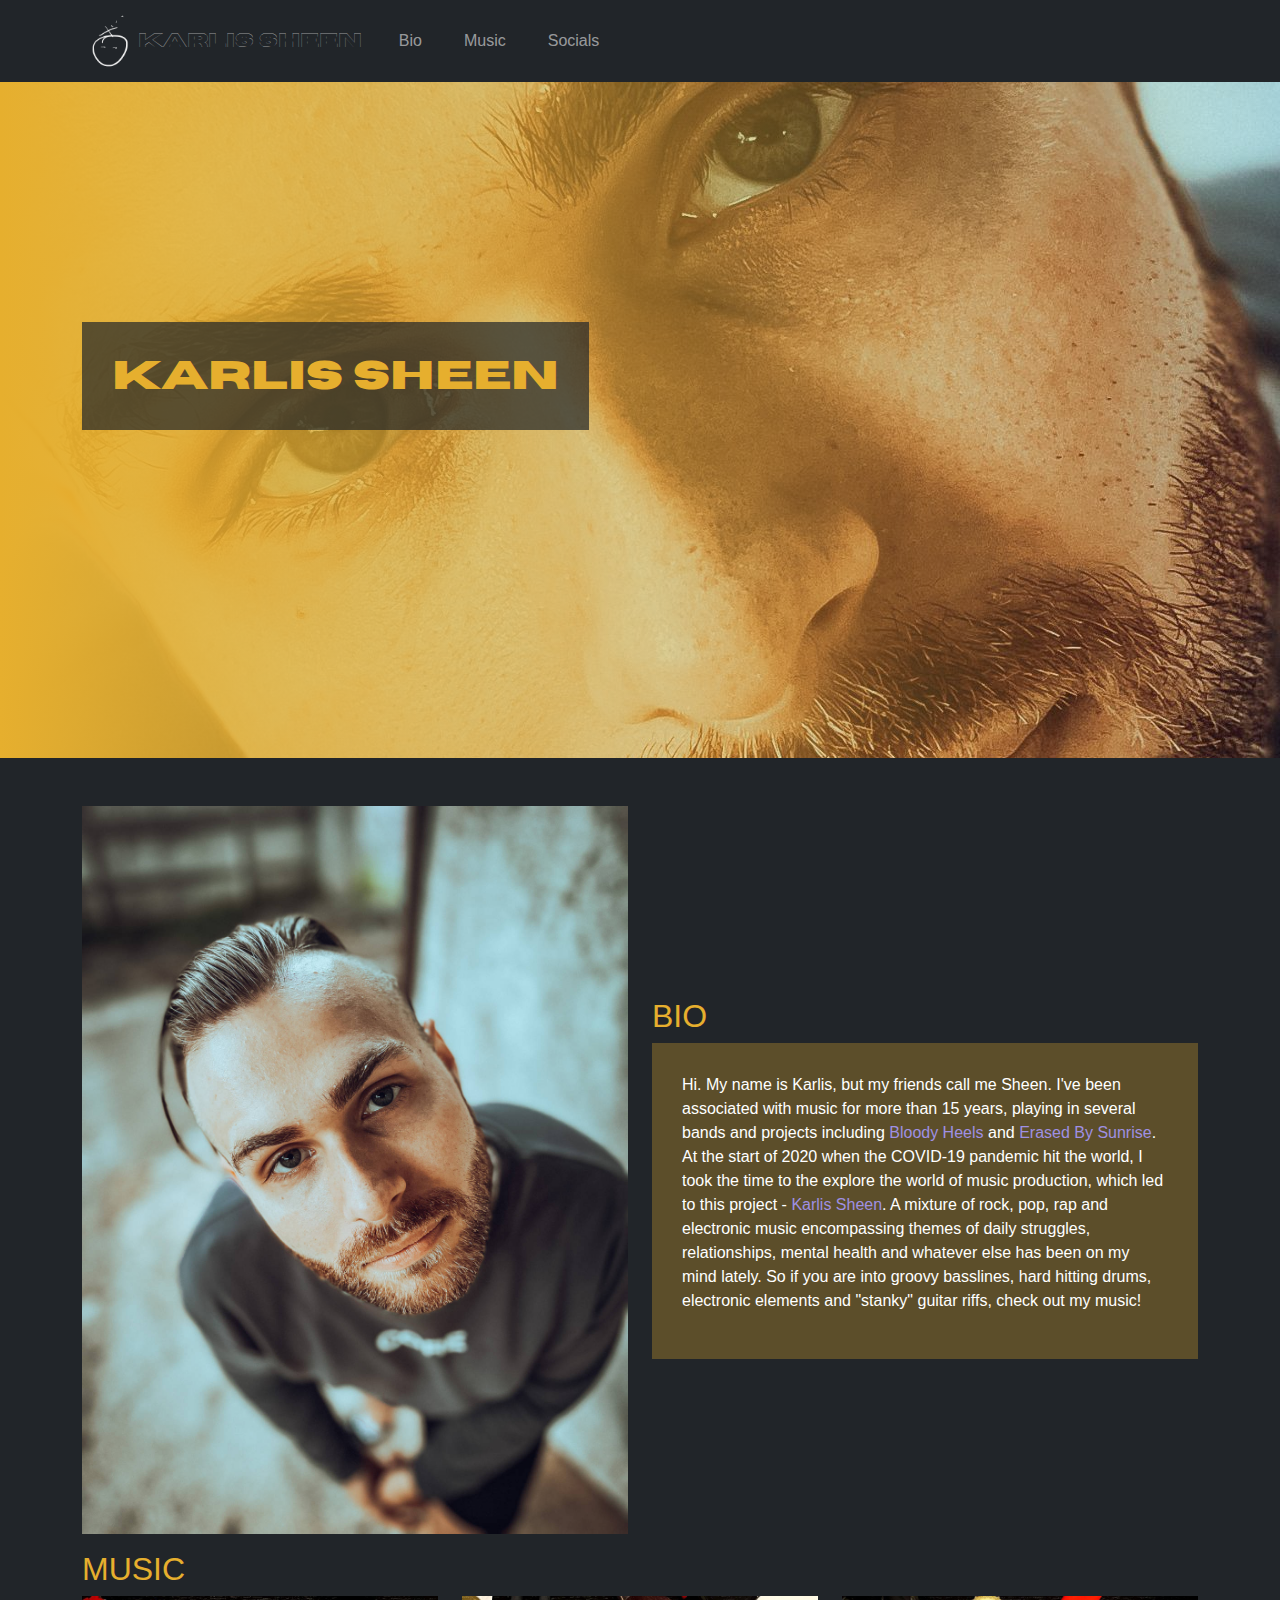
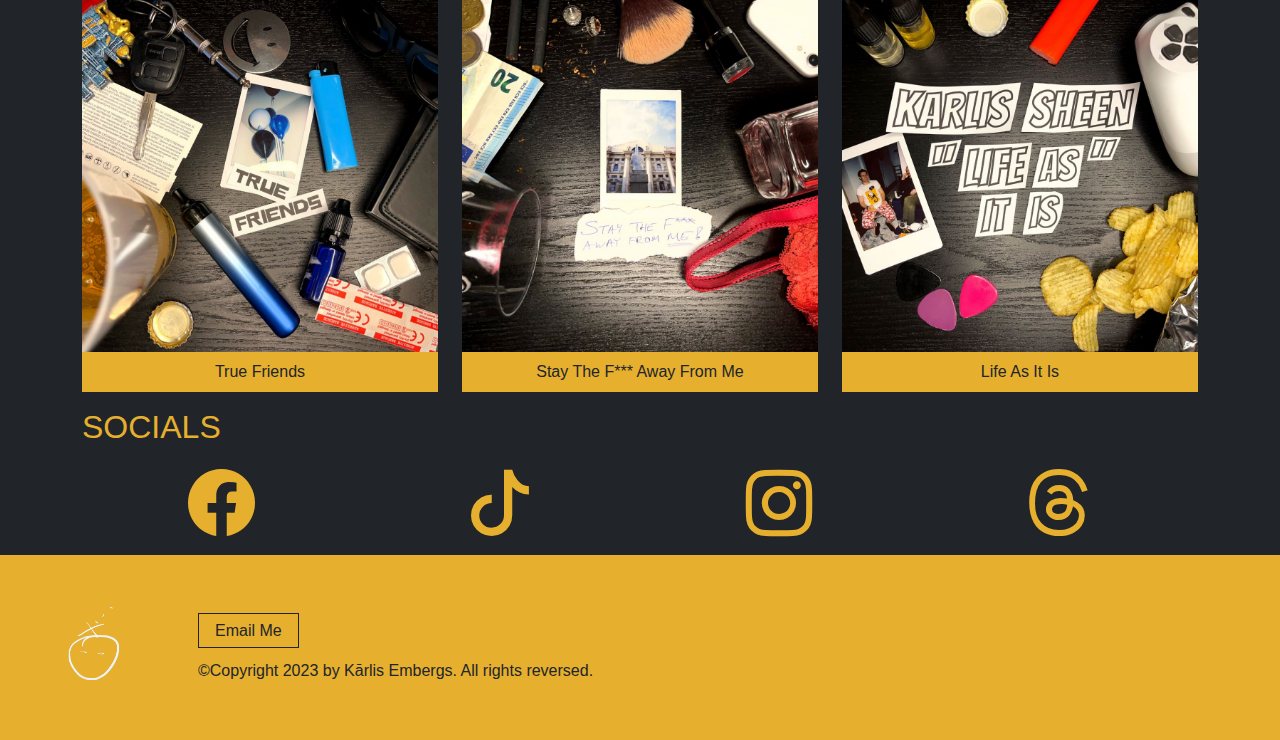
<file: Karlis Sheen/index.html>
<!DOCTYPE html>
<html lang="en">

<head>
    <meta charset="UTF-8">
    <meta name="viewport" content="width=device-width, initial-scale=1.0">
    <title>Karlis Sheen</title>
    <link rel="icon" type="image/x-icon" href="images/favicon.ico">
    <link rel="stylesheet" href="https://cdn.jsdelivr.net/npm/bootstrap@5.3.2/dist/css/bootstrap.min.css">
    <link rel="stylesheet" href="https://cdn.jsdelivr.net/npm/bootstrap-icons@1.11.2/font/bootstrap-icons.min.css">
    <link rel="stylesheet" href="app.css">
</head>

<body>
    <header class="sticky-top ">
        <nav class="navbar navbar-dark bg-dark navbar-expand-md nav-fill">
            <div class="container ">
                <img class="logo" id="top-logo" src="images/karlis sheen logo - transparent - small.png"
                    alt="Karlis Sheen logo">
                <a href="#" class="navbar-brand capitalize horizon-outlined">Karlis Sheen</a>
                <button class="navbar-toggler" type="button" data-bs-toggle="collapse" data-bs-target="#navbar-buttons"
                    aria-controls="navbar-buttons" aria-expanded="false" aria-label="Toggle navigation">
                    <span class="navbar-toggler-icon"></span>
                </button>
                <div class="collapse navbar-collapse" id="navbar-buttons">
                    <ul class="navbar-nav">
                        <li class="nav-item">
                            <a class="nav-link" href="#bio-sec" id="bio" aria-label="Bio">Bio</a>
                        </li>
                        <li>
                            <a class="nav-link" href="#music-sec" id="music" aria-label="Music">Music</a>
                        </li>
                        <li>
                            <a class="nav-link" href="#socials-sec" id="socials" aria-label="Socials">Socials</a>
                        </li>
                    </ul>
                </div>
            </div>
        </nav>
    </header>

    <div id="top" class="container-fluid heading">
        <div class="container ">
            <h1>Karlis Sheen</h1>
        </div>
    </div>

    <div class="container mt-5">
        <section id="bio-sec" class="row align-items-center">
            <div class="col-lg-6 col-sm-12 col-xs-12">
                <img class="img-fluid" src="images/karlis_sheen_1_small.JPG" alt="karlis sheen">
            </div>
            <div class="col-lg-6 col-sm-12 col-xs-12 pt-3">
                <h2>Bio</h2>
                <div class="text-background">
                    <p>Hi. My name is Karlis, but my friends call me Sheen. I've been associated with music for more
                        than 15
                        years, playing in several bands and projects including <a
                            href="https://www.youtube.com/@BloodyHeelsBand">Bloody Heels</a> and <a
                            href="https://www.youtube.com/@erasedbysunrise">Erased
                            By Sunrise</a>. At the start of 2020 when the COVID-19 pandemic hit the world, I took
                        the
                        time
                        to
                        the explore the world of music production, which led to this project - <a
                            href="https://www.youtube.com/@karlissheen">Karlis Sheen</a>. A mixture of rock,
                        pop, rap and electronic music encompassing themes of daily struggles, relationships, mental
                        health
                        and
                        whatever else has been on my mind lately. So if you are into groovy basslines, hard hitting
                        drums,
                        electronic elements and "stanky" guitar riffs, check out my music!</p>
                </div>
            </div>
        </section>

        <section id="music-sec" class="mt-3">
            <h2>Music</h2>
            <div class="row">
                <!-- Lai arī nav īsti aizliegts šādus ID nosaukumus veidot (ID gan nedrīkst sākties ar ciparu), loģiskāk būtu laikam norādīt, ko tieši šis pop'ups atver. openPopup2 ir tāds jocīgs nosaukums. Tas minor, protams. -->
                <div id="open-popup-2" class="col-lg-4 col-md-6" title="Karlis Sheen - True Friends">
                    <div class="hover-effect">
                        <img class="img-fluid" src="images/single-covers/Karlis Sheen - True Friends.jpg"
                            alt="Karlis Sheen - True Friends">
                        <button class="song-button">True Friends</button>
                    </div>
                </div>
                <dialog id="popup-2" class="popup">
                    <div class="container">
                        <div class="row">
                            <div class="col-11">
                                <h3>"True Friends"</h3>
                                <p>Released: 28.07.2022.</p>
                            </div>
                            <div class="col-1"> <button id="close-popup-2" class="close-button"><i class="bi bi-x"></i>
                                </button></div>
                        </div>
                        <p class="description">“True Friends” is a little under three minute long lookback at ended
                            friendships, self-respect and most importantly - standing up for yourself. “I assume I'm
                            not the only one who has had to experience disappointment and disrespect
                            from friends. Feeling that you are not being heard, not being treated as an equal, or
                            being badly let down. This song is like an answer to those situations when it was not
                            given.”
                        </p>
                        <iframe width="100%" height="400px"
                            src="https://www.youtube.com/embed/3fOWOC736SA?si=gA-Ts8ibhRYiMv0Y"
                            title="YouTube video player" frameborder="0"
                            allow="accelerometer; autoplay; clipboard-write; encrypted-media; gyroscope; picture-in-picture; web-share"
                            allowfullscreen></iframe>
                    </div>
                </dialog>

                <div id="open-popup-1" class="col-lg-4 col-md-6" title="Karlis Sheen - Stay The F*** Away From Me">
                    <div class="hover-effect">
                        <img class="img-fluid" src="images/single-covers/Karlis Sheen - Stay The F--- Away From Me.jpg"
                            alt="Karlis Sheen - Stay The F--- Away From Me">
                        <button class="song-button">Stay The F*** Away From Me</button>
                    </div>
                </div>
                <dialog id="popup-1" class="popup">
                    <div class="container">
                        <div class="row">
                            <div class="col-11">
                                <h3>"Stay The F*** Away From Me"</h3>
                                <p>Released: 05.05.2022.</p>
                            </div>
                            <div class="col-1">
                                <button id="close-popup-1" class="close-button"><i class="bi bi-x"></i></button>
                            </div>
                        </div>
                        <p class="description">“Stay The F*** Away From Me” is a song about being involved in a
                            toxic relationship, where one of party's can't seem to make up their mind on what they
                            actually want out of this relationship. This then leads to, well, let's just say -
                            “frequent physical interactions” leaving the other person feeling used and hurt. This
                            song serves a message about these types of relationships, considering how common they
                            are nowadays as well as to encourage people to end them.
                        </p>
                        <iframe width="100%" height="400px"
                            src="https://www.youtube.com/embed/5rwLRrpc2uk?si=GH8evn67iuUOMHOb"
                            title="YouTube video player" frameborder="0"
                            allow="accelerometer; autoplay; clipboard-write; encrypted-media; gyroscope; picture-in-picture; web-share"
                            allowfullscreen></iframe>
                    </div>
                </dialog>

                <div id="open-popup-0" class="col-lg-4 col-md-6" title="Karlis Sheen - Life As It Is">
                    <div class="hover-effect">
                        <img class="img-fluid" src="images/single-covers/Karlis Sheen - Life As It Is.jpg"
                            alt="Karlis Sheen - Life As It Is">
                        <button class="song-button">Life As It Is</button>
                    </div>
                </div>
                <dialog id="popup-0" class="popup">
                    <div class="container">
                        <div class="row">
                            <div class="col-11">
                                <h3>"Life As It Is"</h3>
                                <p>Released: 01.04.2022.</p>
                            </div>
                            <div class="col-1"> <button id="close-popup-0" class="close-button"><i class="bi bi-x"></i>
                                </button></div>
                        </div>
                        <p class="description">“Life As It Is” is a song about reflecting on some of the
                            shortcomings
                            you as a person can have and how you should not be ashamed of them. It talks about
                            coming to
                            an understanding that life will not always be in your favor. Its message is to inspire
                            people to be true to themselves and to proceed through life on their own terms.
                        </p>
                        <iframe width="100%" height="400px"
                            src="https://www.youtube.com/embed/x16OWvSnuhQ?si=YvRGRsY4wHMMpDD1"
                            title="YouTube video player" frameborder="0"
                            allow="accelerometer; autoplay; clipboard-write; encrypted-media; gyroscope; picture-in-picture; web-share"
                            allowfullscreen></iframe>
                    </div>
                </dialog>
            </div>
        </section>

        <section id="socials-sec" class="mt-3">
            <h2>Socials</h2>
            <div class="text-center d-flex justify-content-around">
                <a class="bi bi-facebook socials" href="https://www.facebook.com/KarlisSheenOfficial" target="_blank"
                    title="Karlis Sheen - Facebook"></a>
                <a class="bi bi-tiktok socials" href="https://www.tiktok.com/@karlissheen" target="_blank"
                    title="Karlis Sheen - TikTok"></a>
                <a class="bi bi-instagram socials" href="https://www.instagram.com/karlissheen/" target="_blank"
                    title="Karlis Sheen - Instagram"></a>
                <a class="bi bi-threads socials" href="https://www.threads.net/@karlissheen" target="_blank"
                    title="Karlis Sheen - Threads"></a>
            </div>
        </section>
    </div>

    <footer class="pt-5 pb-5">
        <div class="container row">
            <div class="mb-2 col-lg-2 text-center"><img class="img-fluid" id="footer-logo"
                    src="images/karlis sheen logo - transparent - small.png" alt="Karlis Sheen logo">
            </div>
            <div class="col-lg-10 mt-3">
                <a href="mailto:sheenkarlis@gmail.com"">Email me</a>
                <p class=" m-0 mt-3">©Copyright 2023 by Kārlis Embergs. All rights reversed.</p>
            </div>
        </div>
    </footer>
    <script src="app.js"></script>
    <script src="https://cdn.jsdelivr.net/npm/bootstrap@5.3.2/dist/js/bootstrap.bundle.min.js"></script>
</body>

</html>
</file>
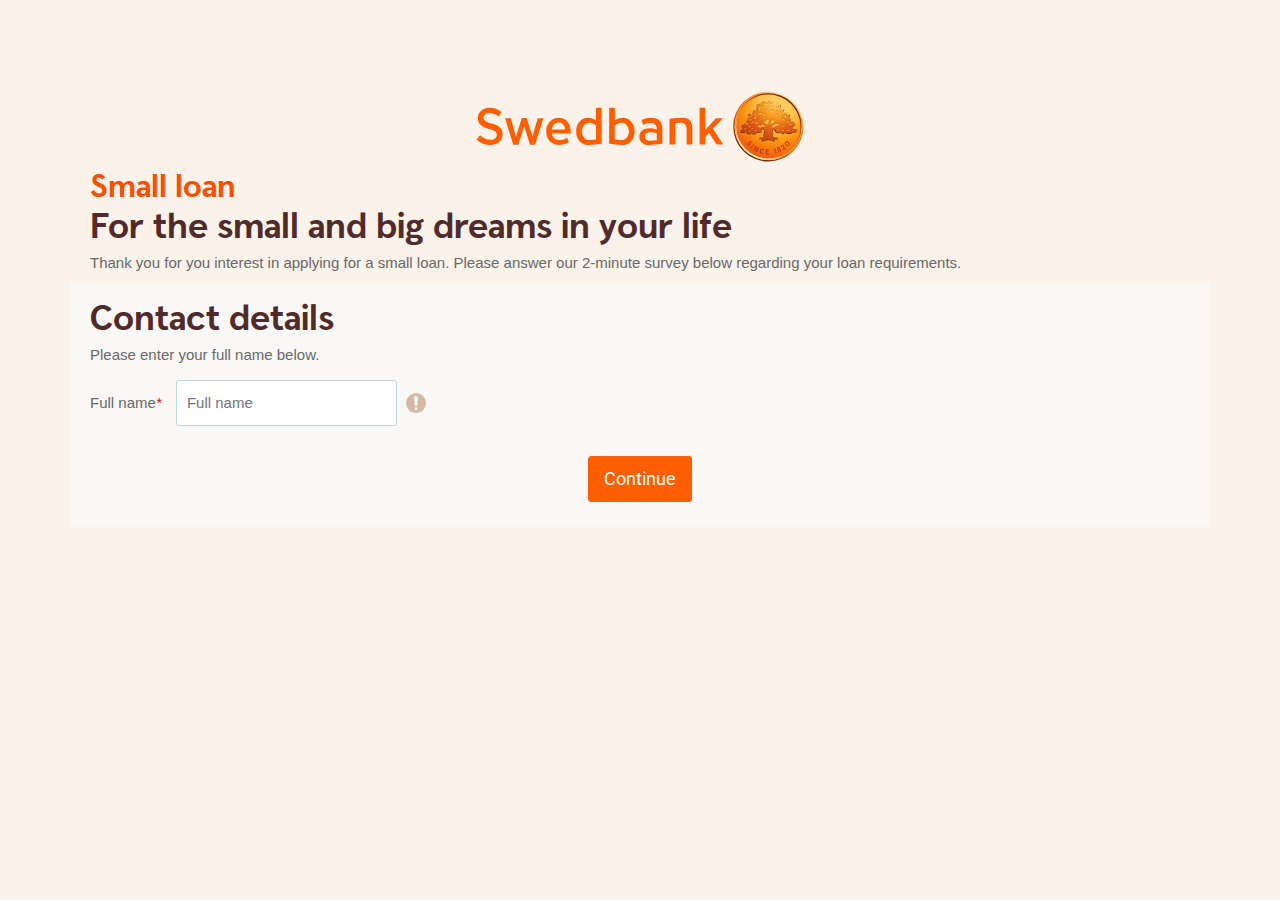
<file: Swedbank/index.html>
<!DOCTYPE html>
<html lang="en">

<head>
    <meta charset="UTF-8">
    <meta name="viewport" content="width=device-width, initial-scale=1.0">
    <link rel="icon" type="image/x-icon" href="img/favicon.ico">
    <title>Small Loan | Swedbank</title>
    <link href="https://fonts.googleapis.com/css2?family=Roboto:wght@500&display=swap" rel="stylesheet">
    <link rel="stylesheet" href="app.css">

</head>

<body>
    <header class="container">
        <img class="logo" src="img/swedbank-logo.svg" alt="swedbank logo">
        <h1>Small loan</h1>
        <h2>For the small and big dreams in your life</h2>
        <p>Thank you for you interest in applying for a small loan. Please answer our 2-minute survey below regarding
            your loan requirements.</p>
    </header>

    <div id="survey">
        <form action="/thanks" method="post" id="form">
            <div class="container" id="q1">
                <h2>Contact details</h2>
                <p>Please enter your full name below.</p>
                <label class="label" for="fullName">Full name<em>*</em></label>
                <input type="text" name="fullName" id="fullName" placeholder="Full name" required>
                <div class="info" data-tooltip="Enter your full legal name."></div>
                <p class="hidden" id="errorMsgQ1">Please enter your full legal name.</p>
            </div>

            <div class="container hidden" id="q2">
                <h2>Loan amount</h2>
                <p>Please select the required loan amount.</p>
                <label class="label" for="loanAmount">Loan amount<em>*</em></label>
                <input type="number" name="loanAmount" id="loanAmount" pattern="[0-9]*" min="300" max="20000"
                    value="300" step="50" required>
                <label class="label" for="loanAmount">€</label>
                <div class="info" data-tooltip="Enter the amount of the required loan between €300 and €20000">
                </div>
                <p class="hidden" id="errorMsgQ2">Please enter the desired loan amount value between €300 and €20000
                </p>

            </div>

            <div class="container hidden" id="q3">
                <h2>Loan term</h2>
                <p>Please select the term for the loan.</p>
                <!-- Drop-down -->
                <label class="label" for="loanTerm">Loan term<em>*</em></label>
                <select name="loanTerm" id="loanTerm" required>
                    <option value="6 months">6 months</option>
                    <option value="1 year">1 year</option>
                    <option value="2 years">2 years</option>
                    <option value="3 years">3 years</option>
                    <option value="4 years">4 years</option>
                    <option value="5 years">5 years</option>
                </select>
                <div class="info" data-tooltip="Select a suitable term for this loan."></div>

            </div>

            <div class="container hidden" id="q4">
                <h2>Loan reason</h2>
                <!-- Text-area -->
                <p><label class="label" for="loanReason">Please state the reason(s) of this short term
                        loan<em>*</em></label></p>
                <textarea name="loanReason" id="loanReason" cols="30" rows="1" placeholder="Loan reason"
                    required></textarea>
                <div class="info"
                    data-tooltip="Describe the reason for this loan with at least 3 characters, but no more than 2000.">
                </div>
                <p class="hidden" id="errorMsgQ4">Please state the reason(s) of your loan using more than 3 and less
                    than
                    2000 characters.</p>
            </div>

            <div class="container hidden" id="q5">
                <!-- Radio -->
                <h2>Loan commitments</h2>
                <p>Do you have any loan commitments outside Swedbank?<em>*</em></p>
                <div class="radioContainer">
                    <input class="radio" type="radio" name="loanCommit" id="loanCommitYes" value="yes" required>
                    <label class="label" for="loanCommitYes">Yes</label>
                    <input class="radio" type="radio" name="loanCommit" id="loanCommitNo" value="no" required>
                    <label class="label" for="loanCommitNo">No</label>
                    <div class="info" data-tooltip="Select whether you currently have other loan commitments"></div>
                </div>
                <p class="hidden" id="errorMsgQ5">Please select one of the options to indicate your current loan
                    commitment status.</p>
            </div>

            <div class="container hidden" id="q6">
                <h2>Terms and Conditions</h2>
                <p>Please read and agree the terms and conditions.</p>
                <!-- Checkbox -->
                <label class="label" for="toc">By ticking this box I agree to the terms and conditions of
                    this small loan.<em>*</em></label>
                <input class="checkbox" type="checkbox" name="toc" id="toc" required>
                <div class="info" data-tooltip="Tick this box to agree to the terms and conditions."></div>
                <p class="hidden" id="errorMsgQ6">Please agree to the terms and conditions.</p>
            </div>

            <div class="btnContainer">
                <button class="btnMain btn hidden" id="prevBtn">Previous</button>
                <button class="btnMain btn" id="conBtn">Continue</button>
                <input class="btnMain btn hidden" id="submit" type="submit" value="Submit">
            </div>
        </form>
    </div>
    <div id="summary" class="container hidden">
        <h2>Thank you!</h2>

        <ul>
            <li id="listFullname"></li>
            <li id="listLoanAmount"></li>
            <li id="listLoanTerm"></li>
            <li id="listLoanReason"></li>
            <li id="listLoanCommitment"></li>
        </ul>
        <div class="btnContainer">
            <button class="btnMain btn" id="reset">Reset</button>
        </div>

    </div>

    <script src="app.js"></script>
</body>

</html>
</file>
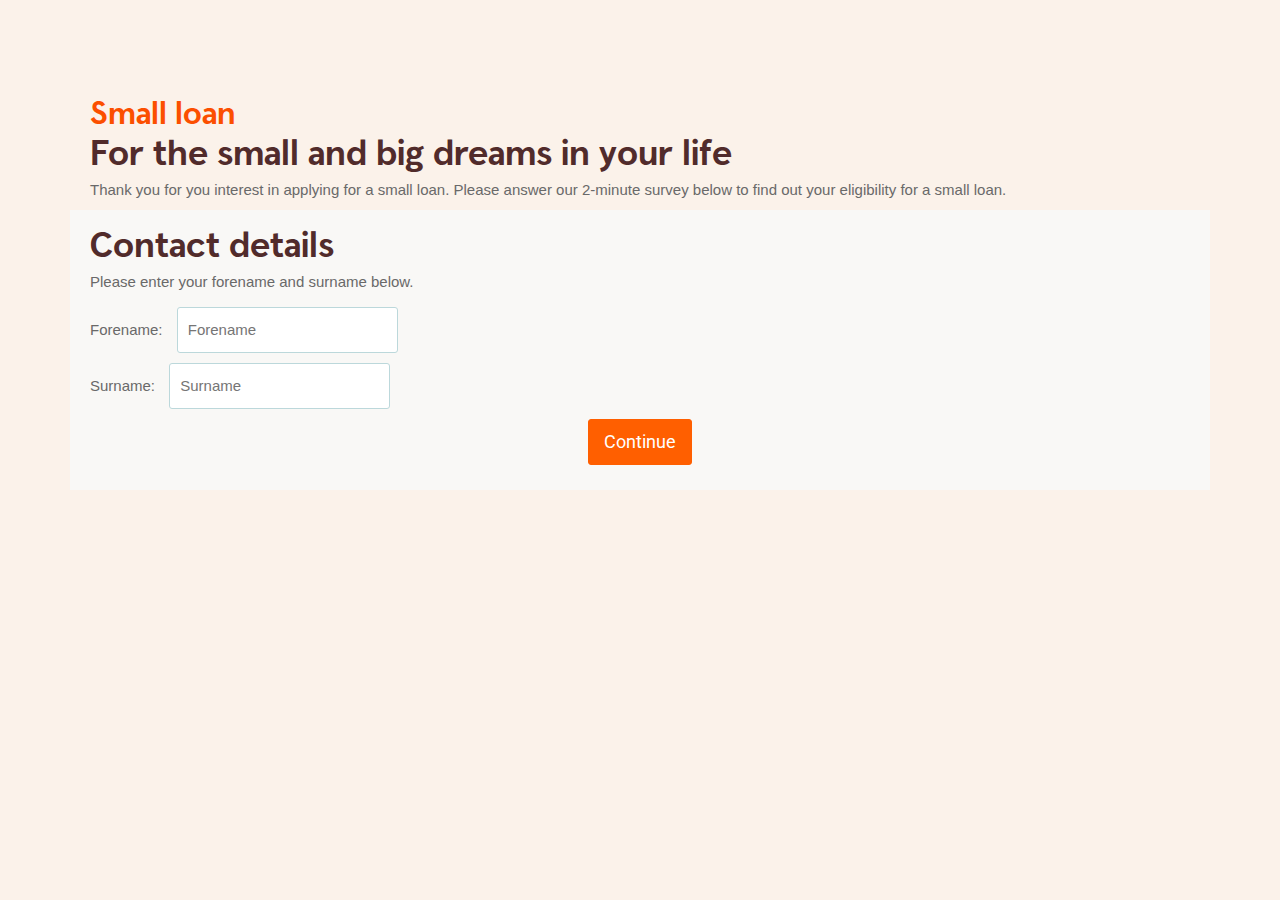
<file: Swedbank/Advanced/index.html>
<!DOCTYPE html>
<html lang="en">

<head>
    <meta charset="UTF-8">
    <meta name="viewport" content="width=device-width, initial-scale=1.0">
    <title>Document</title>
    <link href="https://fonts.googleapis.com/css2?family=Roboto:wght@500&display=swap" rel="stylesheet">
    <link rel="stylesheet" href="app.css">

</head>

<body>
    <header class="container">
        <h1>Small loan</h1>
        <h2>For the small and big dreams in your life</h2>
        <p>Thank you for you interest in applying for a small loan. Please answer our 2-minute survey below to find out
            your
            eligibility for a small loan.</p>
    </header>


    <form action="/thanks" method="post" id="form">

        <div class="container" id="q1">
            <h2>Contact details</h2>
            <p>Please enter your forename and surname below.</p>
            <label class="label" for="forename">Forename:</label>
            <input type="text" name="forename" id="forename" placeholder="Forename" required>
            <br>
            <label class="label" for="surname">Surname:</label>
            <input type="text" name="surname" id="surname" placeholder="Surname" required>
        </div>

        <div class="container hide-question" id="q2">
            <h2>Loan requirement</h2>
            <p>Please select the required loan amount and preferred repayment date.</p>
            <label class="label" for="loanAmount">Loan amount:</label>
            <input type="range" name="loanAmount" id="loanAmount" min="300" max="20000" step="50" value="300" required>
            <br>

            <!-- drop-down -->
            <label class="label" for="paymentDate">Preferred repayment date:</label>
            <select name="paymentDay" id="paymentDate" required>
                <option value="1">1</option>
                <option value="2">2</option>
                <option value="3">3</option>
                <option value="4">4</option>
                <option value="5">5</option>
                <option value="6">6</option>
                <option value="7">7</option>
                <option value="8">8</option>
                <option value="9">9</option>
                <option value="10">10</option>
                <option value="11">11</option>
                <option value="12">12</option>
                <option value="13">13</option>
                <option value="14">14</option>
                <option value="15">15</option>
                <option value="16">16</option>
                <option value="17">17</option>
                <option value="18">18</option>
                <option value="19">19</option>
                <option value="20">20</option>
                <option value="21">21</option>
                <option value="22">22</option>
                <option value="23">23</option>
                <option value="24">24</option>
                <option value="25">25</option>
                <option value="26">26</option>
                <option value="27">27</option>
                <option value="28">28</option>
            </select>
        </div>

        <div class="container hide-question" id="q3">
            <h2>Loan purpose</h2>
            <p>What is the purpose of this loan?</p>

            <!-- checkbox -->
            <ul>
                <li>
                    <label class="label" for="appliancesFurniture">Home appliances or furniture</label>
                    <input class="checkbox" type="checkbox" name="purpose" value="appliancesFurniture"
                        id="appliancesFurniture" required>
                </li>
                <li>
                    <label class="label" for="homeImprovement">Home improvement or repairs</label>
                    <input class="checkbox" type="checkbox" name="purpose" value="homeImprovement" id="homeImprovement"
                        required>
                </li>
                <li>
                    <label class="label" for="car">Car purchase or repairs</label>
                    <input class="checkbox" type="checkbox" name="purpose" value="car" id="car" required>
                </li>
                <li>
                    <label class="label" for="consumption">Consumption</label>
                    <input class="checkbox" type="checkbox" name="purpose" value="consumption" id="consumption"
                        required>
                </li>
                <li>
                    <label class="label" for="education">Education</label>
                    <input class="checkbox" type="checkbox" name="purpose" value="education" id="education" required>
                </li>
            </ul>
        </div>

        <div class="container hide-question" id="q4">
            <h2>Salary and employer</h2>
            <p>Please enter your monthly net salary and the name of your current.</p>

            <label class="label" for="salary">Monthly salary:</label>
            <input type="text" inputmode="numeric" name="salary" id="salary" pattern="[0-9]+" maxlength="19" required>
            <label class="label" for="salary">€</label>
            <br>
            <!-- text-area -->
            <label class="label" for="employer">Employer:</label>
            <textarea name="employer" id="employer" cols="30" rows="1" placeholder="Current employer"
                required></textarea>
        </div>

        <div class="container hide-question" id="q5">
            <!-- radio -->
            <h2>Loan commitments</h2>
            <p>Do you have loan commitments outside Swedbank?</p>
            <input class="radio" type="radio" name="loanCommit" id="loanCommit" value="yes" required>
            <label class="label" for="loanCommit">Yes</label>
            <input class="radio" type="radio" name="loanCommit" id="loanCommit" value="no" required>
            <label class="label" for="loanCommit">No</label>
            <div class="btn-container">
            </div>

        </div>

        <div class="btn-container" id="q">
            <button class="btn-main btn hide-question" id="prevBtn">Previous</button>
            <button class="btn-main btn" id="conBtn">Continue</button>
            <input class="btn-main btn hide-question" id="submit" type="submit" value="Submit">
        </div>
    </form>

    <script src="app.js"></script>
</body>

</html>
</file>
<file: Karlis Sheen/app.css>
@font-face {
	src: url("font/horizon.otf");
	font-family: horizon;
}

@font-face {
	src: url("font/horizon_outlined.otf");
	font-family: horizon-outlined;
}

html {
	scroll-behavior: smooth;
}

#top {
	background-image: linear-gradient(to left, rgba(255, 0, 0, 0), rgba(230, 175, 46, 1)), url("images/karlis\ sheen\ top\ image.jpg");
	background-repeat: no-repeat;
	background-position: top center;
	padding-top: 15em;
	padding-bottom: 20em;
}

.horizon-outlined {
	font-family: horizon-outlined;
}

body {
	background-color: #212529;
	font-family: Arial, Helvetica, sans-serif;
}

header li {
	background: none;
	color: #ffffff;
	border: 1px solid;
	border-color: #212529;
	padding: 0.5em 0.5em;
	margin: 0.25em;
	transition: all 0.25s;
	text-transform: capitalize;
	text-align: center;
}

header li:hover {
	border-color: rgb(230, 175, 46);
	color: #e6af2e;
	border: 1px solid;
	box-shadow: 0 0.5em 0.5em -0.4em;
	transform: translateY(-0.25em);
}

.hover-effect {
	transition: all 0.25s;
}

.hover-effect:hover {
	border-color: rgb(230, 175, 46);
	color: #e6af2e;
	border: 1px solid;
	box-shadow: 0.5em 0.5em 0.5em -0.4em;
	cursor: pointer;
}

.capitalize {
	text-transform: uppercase;
}

h1 {
	padding: 30px;
	background-color: #212529b3;
	color: #e6af2e;
	display: inline-block;
	font-family: horizon;
}

figcaption,
h2,
h4 {
	color: #e6af2e;
	text-transform: uppercase;
}

h3 {
	color: #212529;
}

p {
	color: white;
}

.text-background {
	padding: 30px;
	background-color: #e6af2e4d;
}

p a {
	color: #9f90e3;
	text-decoration: none;
}

.logo {
	width: 5%;
	height: 5%;
}

h3,
h4 {
	display: inline;
}

.description {
	font-style: italic;
}

.song-button {
	width: 100%;
	background-color: #e6af2e;
	color: #212529;
	padding: 0.5em 1em;
	border: 0px;
}

.socials {
	color: #e6af2e;
	font-size: 50pt;
	transition: all 0.25s;
}

.socials:hover {
	color: #725615;
}

footer {
	background-color: #e6af2e;
}

footer a {
	background: none;
	color: #212529;
	border: 1px solid;
	border-color: #212529;
	padding: 0.5em 1em;
	transition: all 0.25s;
	text-transform: capitalize;
	text-decoration: none;
	transition: all 0.25s;
}

footer a,
footer p {
	color: #212529;
	text-decoration: none;
}

footer a:hover {
	border-color: rgb(255, 255, 255);
	color: #ffffff;
	box-shadow: 0 0.5em 0.5em -0.4em;
	transform: translateY(-0.25em);
}

#footer-logo {
	width: 50%;
}

@media (max-width: 980px) {
	#top-logo {
		display: none;
	}

	.heading {
		text-align: center;
	}

	footer {
		display: flex;
		justify-content: center;
		text-align: center;
	}

	#footer-logo {
		width: 25%;
	}
}

.popup {
	max-width: 80ch;
	width: 100%;
	padding: 30px;
	background-color: #e6af2ecc;
	border: 0px;
}

.popup::backdrop {
	background-color: #212529;
	opacity: 0.7;
}

.close-button {
	color: #212529;
	background: none;
	border: 1px solid #212529;
}

/* CSS izskatās ok. Diezgan daudz Tu varētu nemaz nerakstīt, bet izmantot jau bootstrap klases. Piemēram, kur
Tev ir uztaisīta klase .capitalize. Bootstrap'am ir klase jau text-uppercase, kas dara to pašu - text transform.
HTML ir pāris ID, kas ir definēti, bet nekad netiek izmantoti. Uzmanies no liekiem ID, klasēm un tml.
*/
</file>
<file: Swedbank/app.css>
@font-face {
    src: url("font/SwedbankHeadline-Bold.otf");
    font-family: swedbank;
}

.logo {
    display: block;
    margin-left: auto;
    margin-right: auto;
    width: 30%;
    height: 30%;
}

body {
    font-family: Arial, Helvetica, sans-serif;
    font-size: 15px;
    line-height: 20px;
    color: #696969;
    background-color: #FBF2EA;
    margin: 70px;
}

.info {
    display: inline-block;
    margin-left: 5px;
    width: 20px;
    height: 20px;
    background-image: url(img/info-light.png);
    background-size: cover;
    background-position: center;
    vertical-align: middle;
    position: relative;
}

.info:hover {
    background-image: url(img/info-dark.png);

}

.info::before,
.info::after {
    --scale: 0;
    position: absolute;
    top: -.25rem;
    left: 50%;
    transform: translateX(-50%) translateY(-100%) scale(var(--scale));
    transition: 150ms transform;
    transform-origin: bottom;
}

.info::before {
    content: attr(data-tooltip);
    padding: .5rem;
    border-radius: .3rem;
    text-align: center;
    width: max-content;
    width: 800%;
    background-color: #EBE7E2;
}

.info:hover::before {
    --scale: 1;
}

.error {
    color: #C5121B;
}

em {
    color: #C5121B;
}

h1,
h2 {
    color: #512B2B;
    font-family: swedbank;
    margin: 0px;
    padding: 0px;
}

h1 {
    font-size: 32px;
    line-height: 48px;
    color: #FB4F00;
}

h2 {
    font-size: 36px;
    line-height: 32px;
}

form {
    background-color: #F9F8F6;
}

.container {
    padding: 20px 20px 0px 20px;
}

#summary {
    background-color: #F9F8F6;
}

.hidden {
    display: none;
}

input,
textarea {
    line-height: 18px;
    border: 1px solid #BCD8DB;
    box-sizing: border-box;
    background-color: #fff;
    font-size: 15px;
    padding: 13px 10px 13px 10px;
    border-radius: 3px;
    margin: 5px 0px;
    display: inline-block;
    vertical-align: middle;
    font-family: Arial, Helvetica, sans-serif;
}

input[type="number"] {
    min-width: 100px;

}

.checkbox {
    width: 28px;
    height: 28px;
    appearance: none;

}

.checkbox:hover,
.checkbox:checked:hover {
    background-color: #FDC927;
    border-color: #FDC927;
    transition: background-color 0.3 ease-out;
    cursor: pointer;
}

.checkbox:checked {
    background-color: #FB4F00;
    border-color: #FB4F00;
    transition: background-color 0.3 ease-out;
}

.label {
    vertical-align: middle;
    margin-right: 10px;
}

.grid {
    display: grid;
}

li {
    list-style: none;
}

p {
    margin: 10px 0px;
}

label {
    margin-right: 10px;
    text-align: right;
}

select {
    line-height: 18px;
    border: 1px solid #BCD8DB;
    box-sizing: border-box;
    background-color: #ECF9F3;
    color: #512B2B;
    font-size: 15px;
    padding: 13px 10px 13px 10px;
    border-radius: 3px;
}

.btnMain {
    background-color: #ff5f00;
    border: 1px solid #ff5f00;
}

.btnContainer {
    display: flex;
    align-items: center;
    justify-content: center;
    margin-top: 20px;
    padding-bottom: 20px;
    background-color: #F9F8F6;
}

#prevBtn {
    background-color: #31a3ae;
    border: 1px solid #31a3ae;
}

#prevBtn:hover {
    background-color: #257886;
    transition: color 0.3 ease-out;
    cursor: pointer;
}

.btn {
    color: #fff;
    padding: 13px 15px;
    font-size: 18px;
    line-height: 18px;
    border-radius: 3px;
    font-family: 'Roboto', sans-serif;
    margin: 5px;
}

.btn:hover {
    background-color: #FB4F00;
    transition: color 0.3 ease-out;
    cursor: pointer;
}

/* Some CSS to make the experience more suitable for mobile devices. */
@media (max-width: 768px) {
    body {
        font-size: 15px;
        line-height: 24px;
        margin: 20px;
    }

    .logo {
        width: 50%;
        height: 50%;
    }

    h1 {
        font-size: 24px;
        line-height: 32px;
    }

    h2 {
        font-size: 20px;
        line-height: 24px;
    }

    input {
        width: 40%;
    }


    .label {
        text-align: left;
    }

    .radioContainer {
        display: flex;
        align-items: left;
    }

    .radio {
        padding: 0px;
        width: 15px;
        margin-right: 5px;
    }

    .info::before,
    .info::after {
        top: -5rem;
        left: -600%;
        transform: scale(var(--scale));
        transition: 150ms transform;
        transform-origin: bottom;
    }
}
</file>
<file: Swedbank/Advanced/app.css>
@font-face {
    src: url("font/SwedbankHeadline-Bold.otf");
    font-family: swedbank;
}

body {
    font-family: Arial, Helvetica, sans-serif;
    font-size: 15px;
    line-height: 20px;
    color: #696969;
    background-color: #FBF2EA;
    margin: 70px;
}

h1,
h2 {
    color: #512B2B;
    font-family: swedbank;
    margin: 0px;
    padding: 0px;
}

h1 {
    font-size: 32px;
    line-height: 48px;
    color: #FB4F00;
}

h2 {
    font-size: 36px;
    line-height: 32px;
}

form {
    background-color: #F9F8F6;
}

.container {
    padding: 20px 20px 0px 20px;
}

.hide-question {
    display: none;
}

input,
textarea {
    line-height: 18px;
    border: 1px solid #BCD8DB;
    box-sizing: border-box;
    background-color: #fff;
    font-size: 15px;
    padding: 13px 10px 13px 10px;
    border-radius: 3px;
    margin: 5px 0px;
    display: inline-block;
    vertical-align: middle;
    font-family: Arial, Helvetica, sans-serif;
}

.checkbox {
    width: 28px;
    height: 28px;
    appearance: none;

}

.checkbox:hover,
.checkbox:checked:hover {
    background-color: #FDC927;
    border-color: #FDC927;
    transition: background-color 0.3 ease-out;
    cursor: pointer;
}

.checkbox:checked {
    background-color: #FB4F00;
    border-color: #FB4F00;
    transition: background-color 0.3 ease-out;
}

.label {
    display: inline-block;
    vertical-align: middle;
    margin-right: 10px;
}


.grid {
    display: grid;

}

li {
    list-style: none;
}

p {
    margin: 10px 0px;
}

label {
    margin-right: 10px;
    text-align: right;
}

select {
    line-height: 18px;
    border: 1px solid #BCD8DB;
    box-sizing: border-box;
    background-color: #ECF9F3;
    color: #512B2B;
    font-size: 15px;
    padding: 13px 10px 13px 10px;
    border-radius: 3px;
}


.btn-main {
    background-color: #ff5f00;
    border: 1px solid #ff5f00;
}

.btn-container {
    display: flex;
    align-items: center;
    justify-content: center;
    padding-bottom: 20px;
}

#prevBtn {
    background-color: #31a3ae;
    border: 1px solid #31a3ae;
}

#prevBtn:hover {
    background-color: #257886;
    transition: color 0.3 ease-out;
    cursor: pointer;
}

.btn {
    color: #fff;
    padding: 13px 15px;
    font-size: 18px;
    line-height: 18px;
    border-radius: 3px;
    font-family: 'Roboto', sans-serif;
    margin: 5px;
}

.btn:hover,
.radio:hover {
    background-color: #FB4F00;
    transition: color 0.3 ease-out;
    cursor: pointer;
}


@media (max-width: 768px) {
    body {
        font-size: 16px;
        line-height: 24px;
    }

    h1 {
        font-size: 24px;
        line-height: 32px;
    }

    h2 {
        font-size: 20px;
        line-height: 24px;
    }

}
</file>
